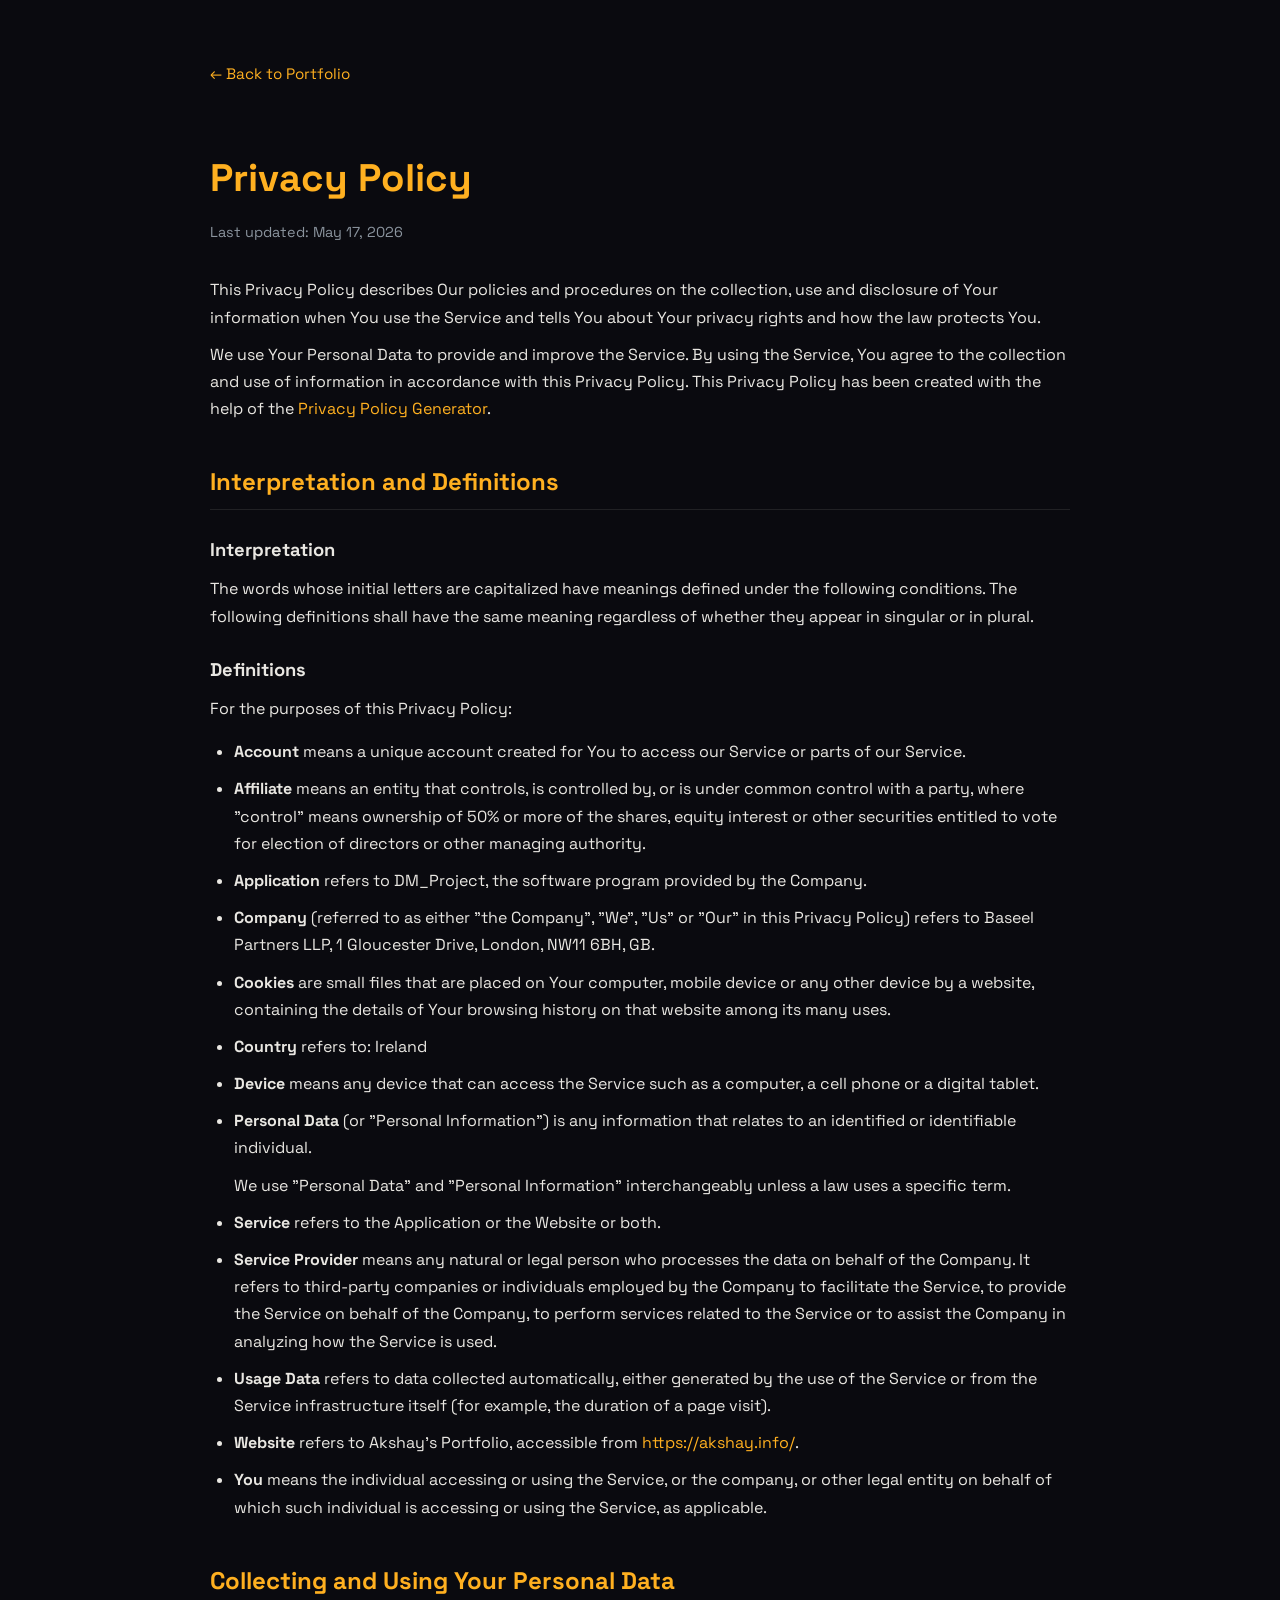
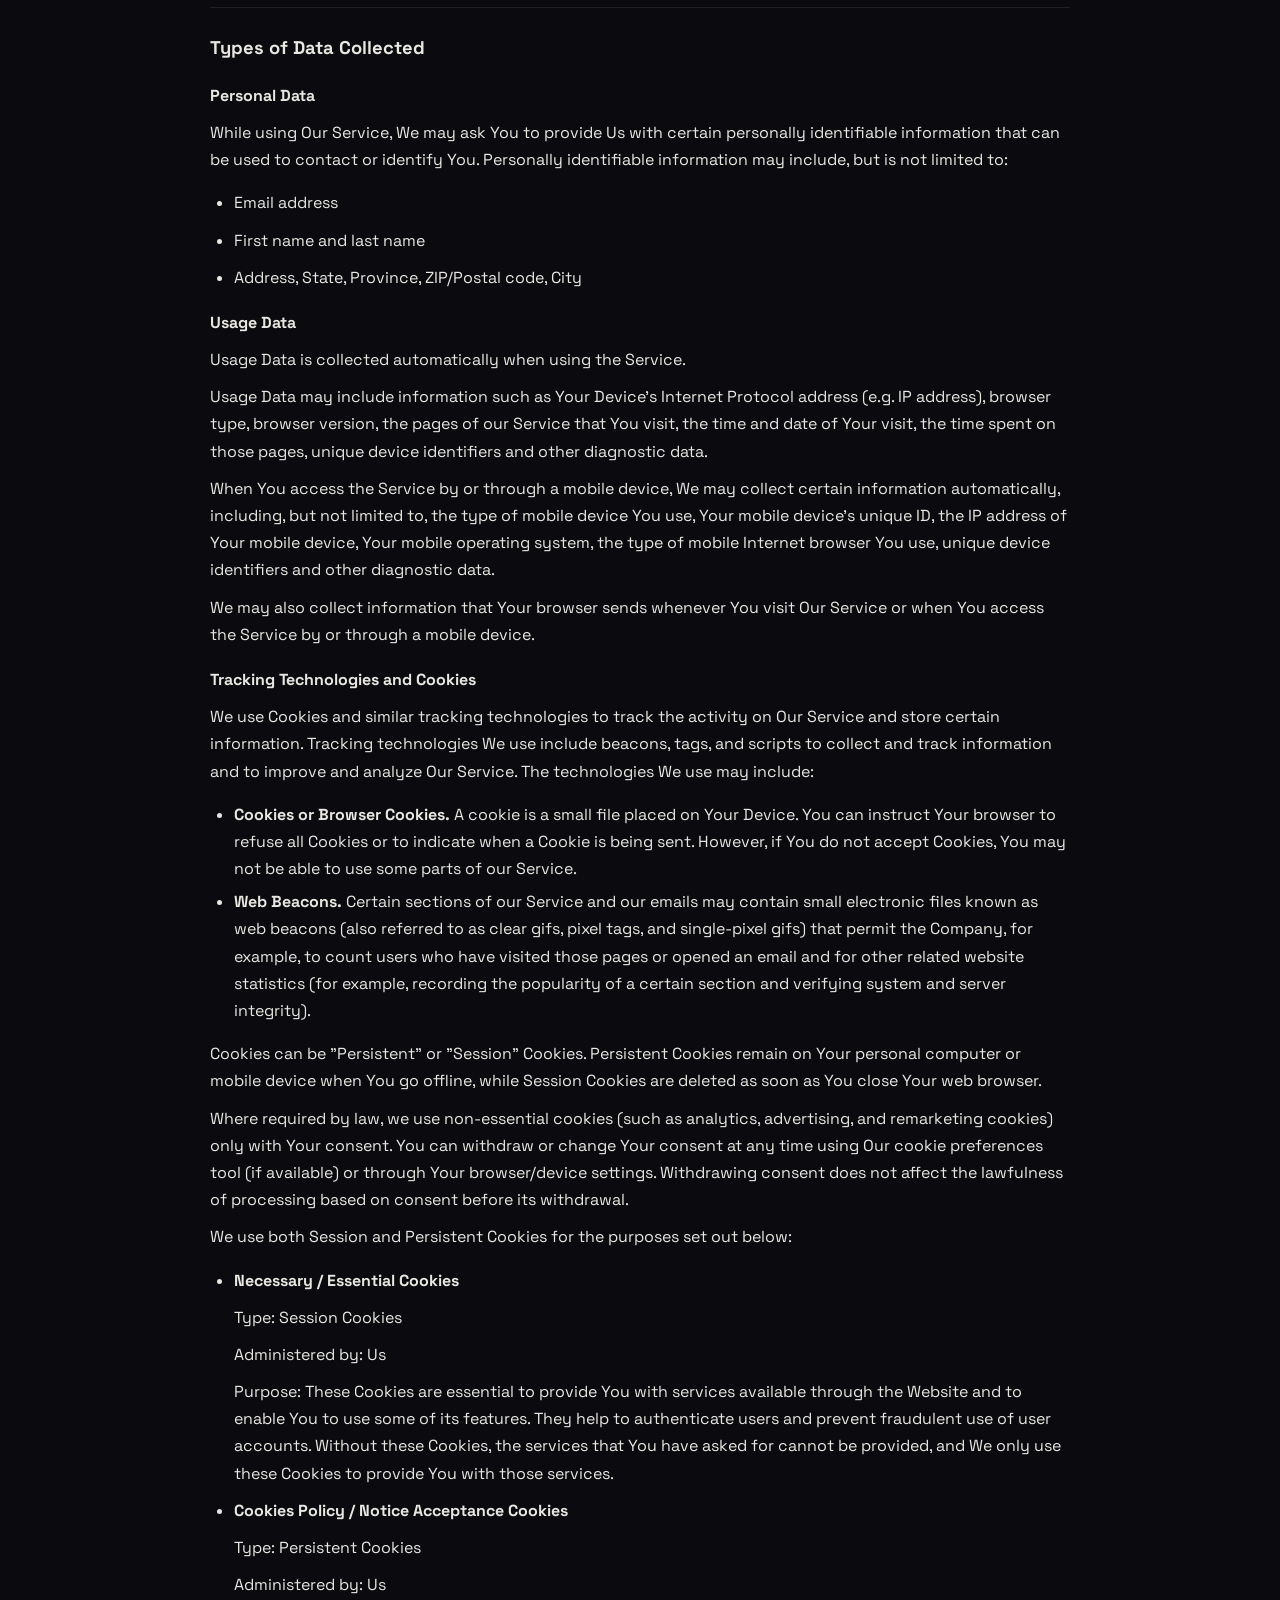
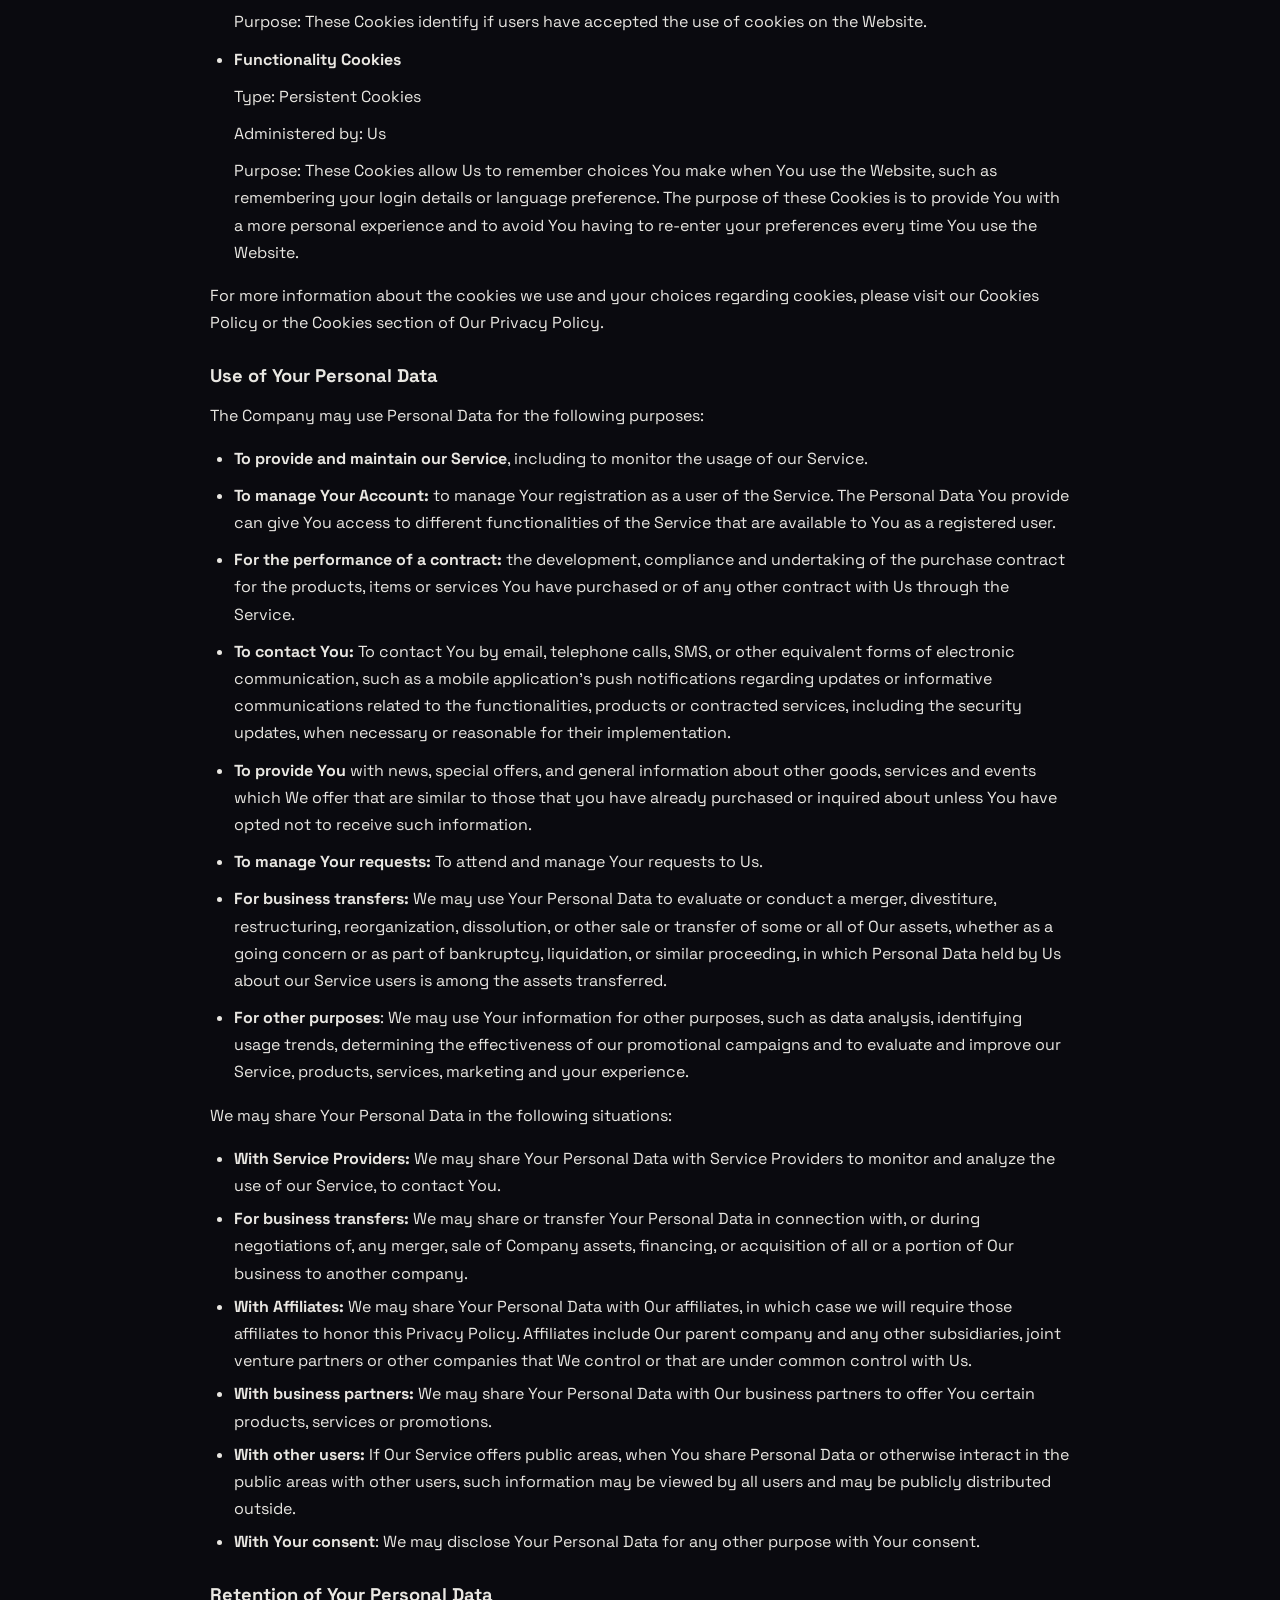
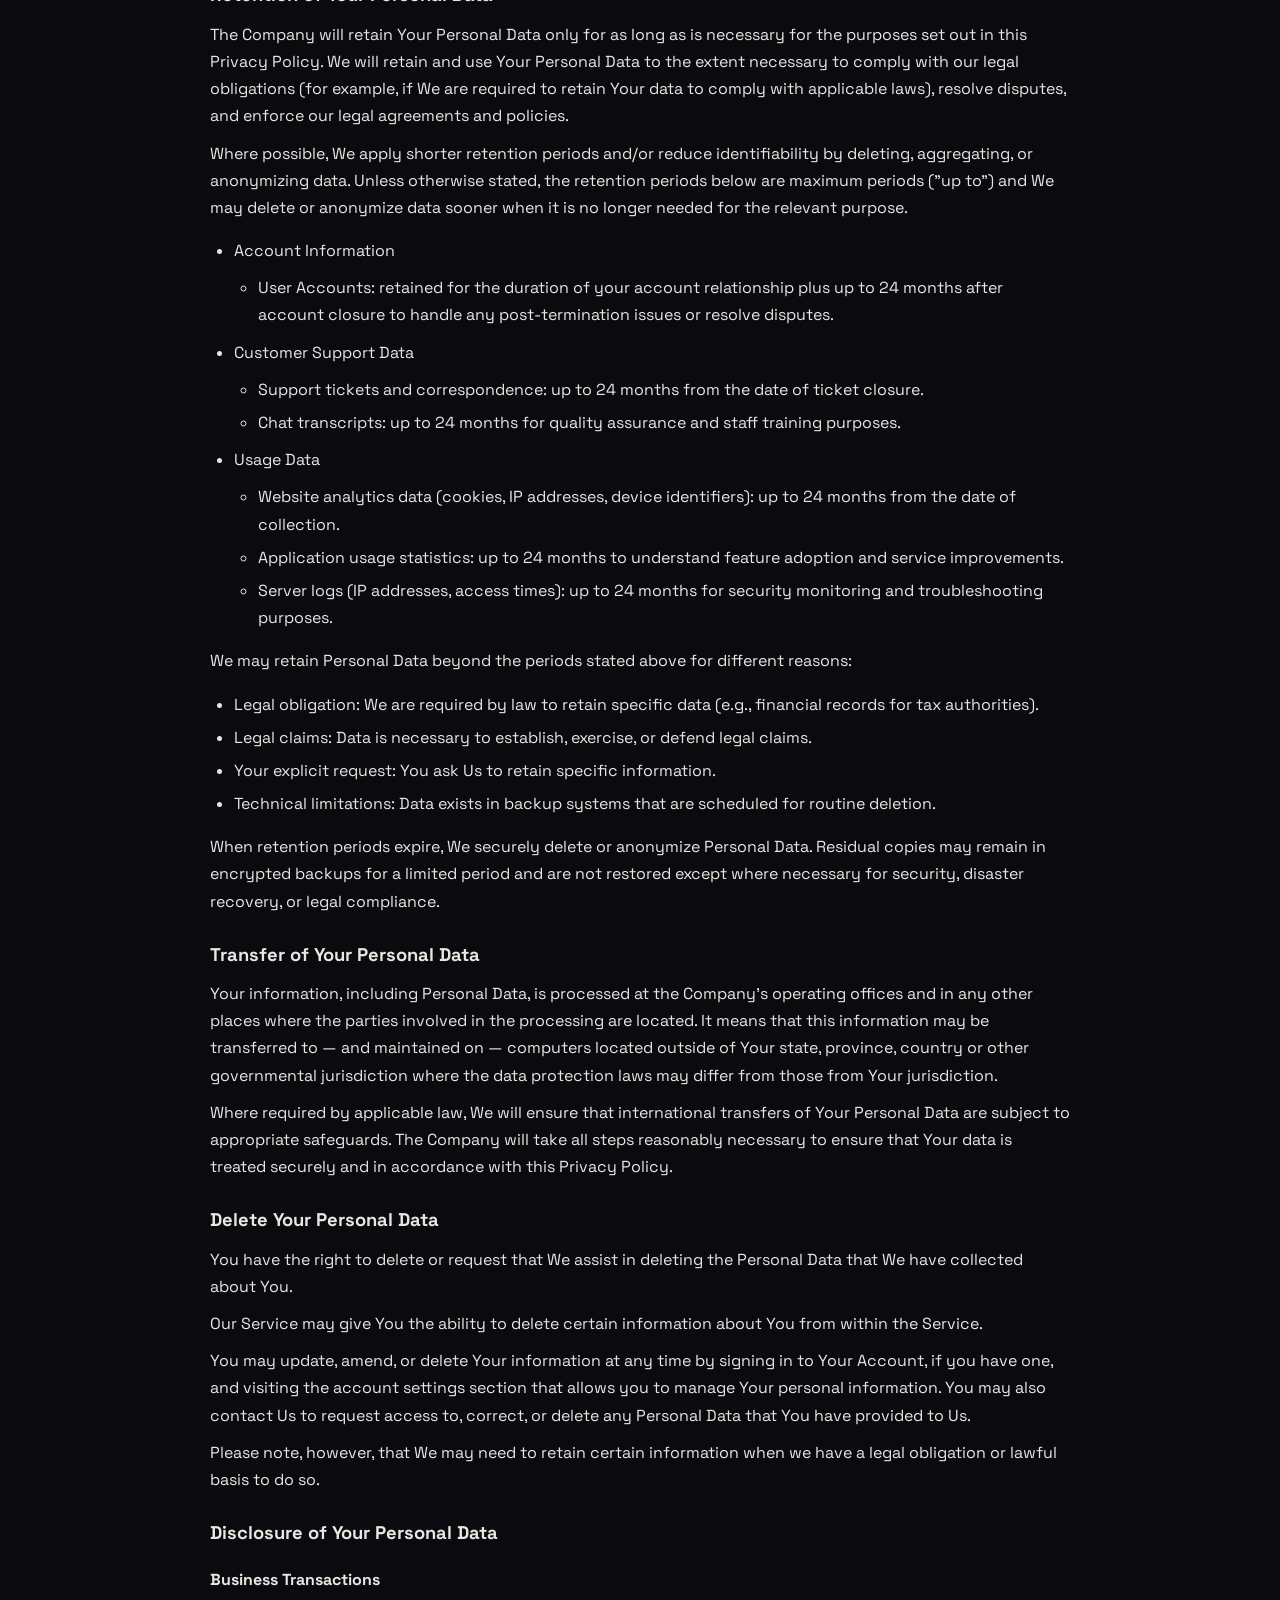
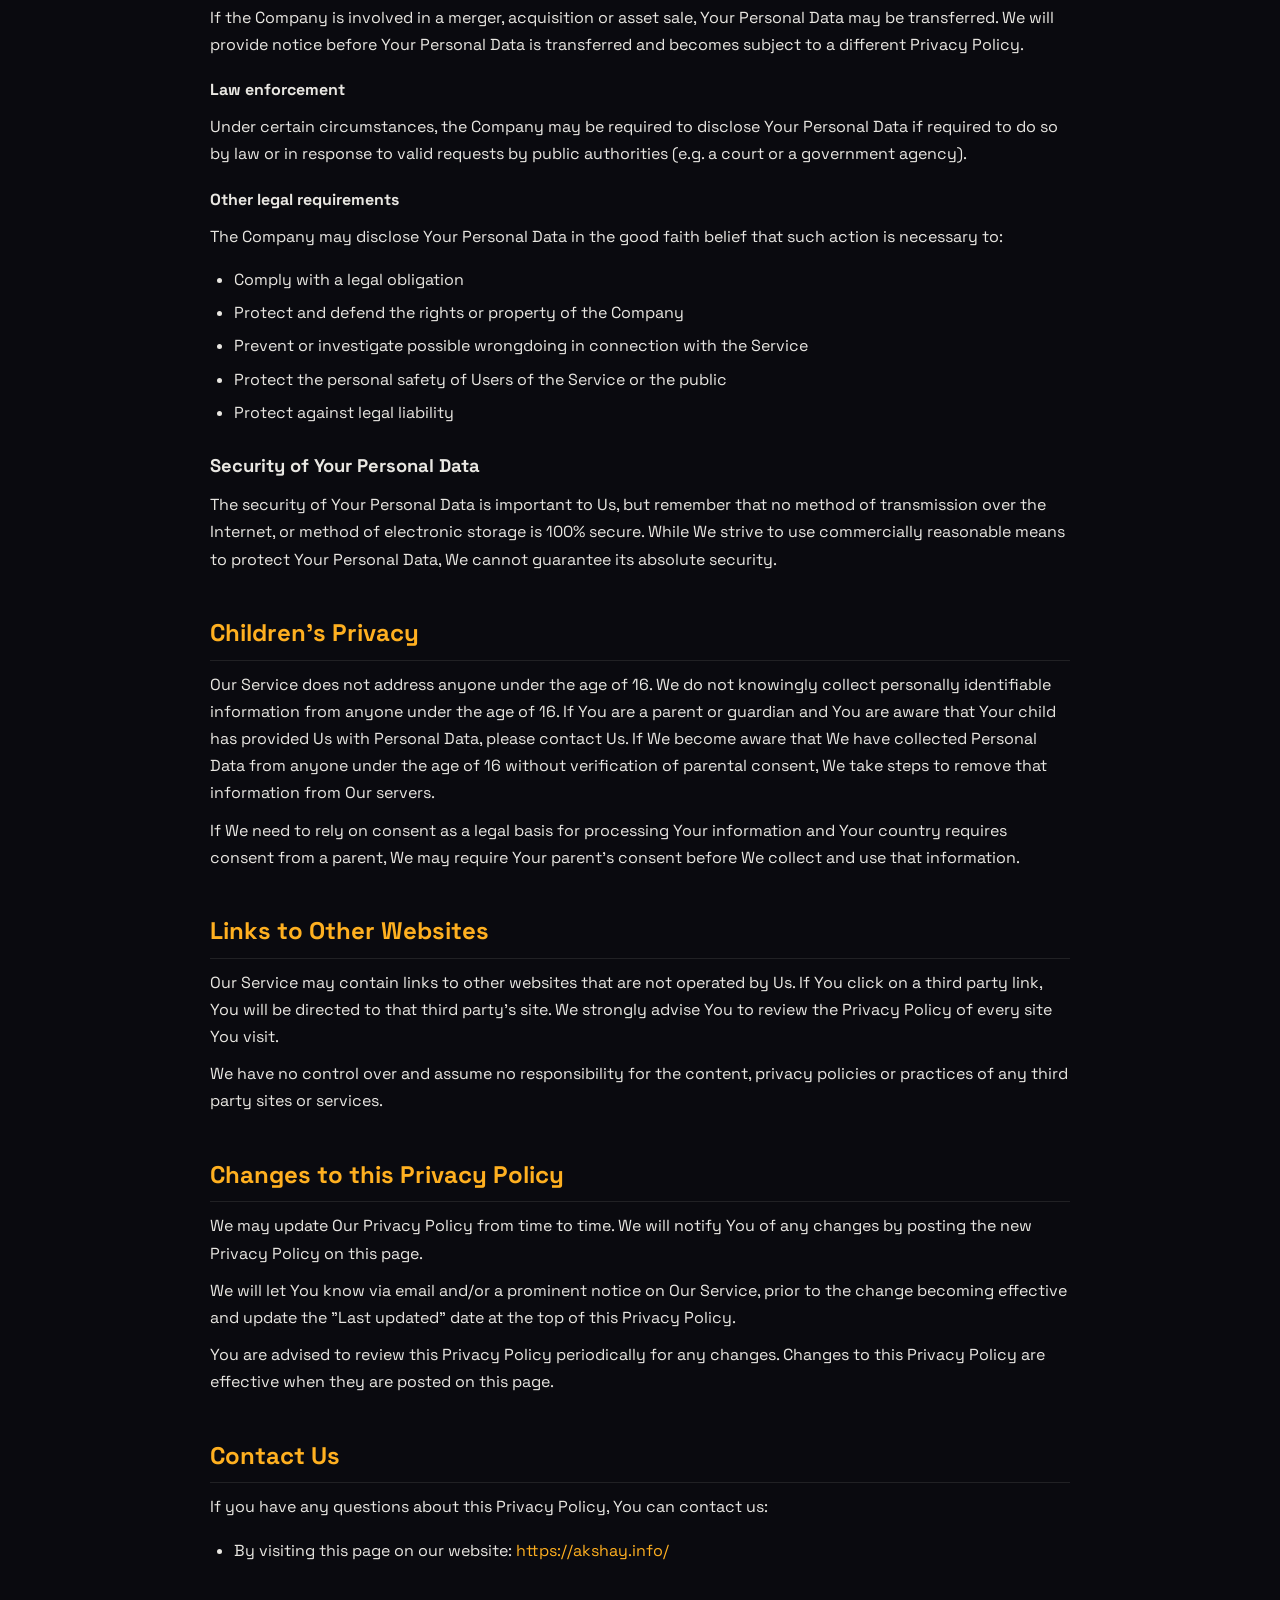
<file: privacy/index.html>
<!DOCTYPE html>
<html lang="en">

<head>
  <meta charset="UTF-8" />
  <meta http-equiv="X-UA-Compatible" content="IE=edge" />
  <meta name="viewport" content="width=device-width, initial-scale=1.0" />
  <title>Privacy Policy – Akshay's Portfolio</title>
  <link rel="icon" href="../favicon.svg" type="image/svg+xml" />
  <link rel="preconnect" href="https://fonts.googleapis.com">
  <link rel="preconnect" href="https://fonts.gstatic.com" crossorigin>
  <link href="https://fonts.googleapis.com/css2?family=JetBrains+Mono:wght@400;500&family=Space+Grotesk:wght@400;500;600;700&display=swap" rel="stylesheet">
  <style>
    body {
      background-color: #0a0a0f;
      color: #e9e7e2;
      font-family: 'Space Grotesk', system-ui, sans-serif;
      line-height: 1.7;
      padding: 0;
      margin: 0;
    }
    .container {
      max-width: 860px;
      margin: 0 auto;
      padding: 60px 24px 80px;
    }
    h1 {
      font-size: 2.4rem;
      color: #ffb020;
      margin-bottom: 4px;
    }
    h2 {
      font-size: 1.5rem;
      color: #ffb020;
      margin-top: 40px;
      margin-bottom: 10px;
      border-bottom: 1px solid rgba(233,231,226,0.1);
      padding-bottom: 6px;
    }
    h3 {
      font-size: 1.15rem;
      color: #e9e7e2;
      margin-top: 24px;
      margin-bottom: 8px;
    }
    h4 {
      font-size: 1rem;
      color: #e9e7e2;
      margin-top: 18px;
      margin-bottom: 6px;
    }
    p {
      margin: 10px 0;
    }
    ul {
      padding-left: 24px;
    }
    li {
      margin: 6px 0;
    }
    a {
      color: #ffb020;
      text-decoration: none;
    }
    a:hover {
      text-decoration: underline;
    }
    .last-updated {
      color: #8b949e;
      font-size: 0.9rem;
      margin-bottom: 32px;
    }
    .back-link {
      display: inline-block;
      margin-bottom: 32px;
      color: #ffb020;
      font-size: 0.95rem;
    }
    .back-link:hover {
      text-decoration: underline;
    }
  </style>
</head>

<body>
  <div class="container">
    <a href="../" class="back-link">← Back to Portfolio</a>

    <h1>Privacy Policy</h1>
    <p class="last-updated">Last updated: May 17, 2026</p>

    <p>This Privacy Policy describes Our policies and procedures on the collection, use and disclosure of Your information when You use the Service and tells You about Your privacy rights and how the law protects You.</p>
    <p>We use Your Personal Data to provide and improve the Service. By using the Service, You agree to the collection and use of information in accordance with this Privacy Policy. This Privacy Policy has been created with the help of the <a href="https://www.termsfeed.com/privacy-policy-generator/" target="_blank" rel="noopener noreferrer">Privacy Policy Generator</a>.</p>

    <h2>Interpretation and Definitions</h2>
    <h3>Interpretation</h3>
    <p>The words whose initial letters are capitalized have meanings defined under the following conditions. The following definitions shall have the same meaning regardless of whether they appear in singular or in plural.</p>

    <h3>Definitions</h3>
    <p>For the purposes of this Privacy Policy:</p>
    <ul>
      <li><p><strong>Account</strong> means a unique account created for You to access our Service or parts of our Service.</p></li>
      <li><p><strong>Affiliate</strong> means an entity that controls, is controlled by, or is under common control with a party, where &quot;control&quot; means ownership of 50% or more of the shares, equity interest or other securities entitled to vote for election of directors or other managing authority.</p></li>
      <li><p><strong>Application</strong> refers to DM_Project, the software program provided by the Company.</p></li>
      <li><p><strong>Company</strong> (referred to as either &quot;the Company&quot;, &quot;We&quot;, &quot;Us&quot; or &quot;Our&quot; in this Privacy Policy) refers to Baseel Partners LLP, 1 Gloucester Drive, London, NW11 6BH, GB.</p></li>
      <li><p><strong>Cookies</strong> are small files that are placed on Your computer, mobile device or any other device by a website, containing the details of Your browsing history on that website among its many uses.</p></li>
      <li><p><strong>Country</strong> refers to: Ireland</p></li>
      <li><p><strong>Device</strong> means any device that can access the Service such as a computer, a cell phone or a digital tablet.</p></li>
      <li>
        <p><strong>Personal Data</strong> (or &quot;Personal Information&quot;) is any information that relates to an identified or identifiable individual.</p>
        <p>We use &quot;Personal Data&quot; and &quot;Personal Information&quot; interchangeably unless a law uses a specific term.</p>
      </li>
      <li><p><strong>Service</strong> refers to the Application or the Website or both.</p></li>
      <li><p><strong>Service Provider</strong> means any natural or legal person who processes the data on behalf of the Company. It refers to third-party companies or individuals employed by the Company to facilitate the Service, to provide the Service on behalf of the Company, to perform services related to the Service or to assist the Company in analyzing how the Service is used.</p></li>
      <li><p><strong>Usage Data</strong> refers to data collected automatically, either generated by the use of the Service or from the Service infrastructure itself (for example, the duration of a page visit).</p></li>
      <li><p><strong>Website</strong> refers to Akshay's Portfolio, accessible from <a href="https://akshay.info/" rel="external nofollow noopener" target="_blank">https://akshay.info/</a>.</p></li>
      <li><p><strong>You</strong> means the individual accessing or using the Service, or the company, or other legal entity on behalf of which such individual is accessing or using the Service, as applicable.</p></li>
    </ul>

    <h2>Collecting and Using Your Personal Data</h2>
    <h3>Types of Data Collected</h3>
    <h4>Personal Data</h4>
    <p>While using Our Service, We may ask You to provide Us with certain personally identifiable information that can be used to contact or identify You. Personally identifiable information may include, but is not limited to:</p>
    <ul>
      <li><p>Email address</p></li>
      <li><p>First name and last name</p></li>
      <li><p>Address, State, Province, ZIP/Postal code, City</p></li>
    </ul>

    <h4>Usage Data</h4>
    <p>Usage Data is collected automatically when using the Service.</p>
    <p>Usage Data may include information such as Your Device's Internet Protocol address (e.g. IP address), browser type, browser version, the pages of our Service that You visit, the time and date of Your visit, the time spent on those pages, unique device identifiers and other diagnostic data.</p>
    <p>When You access the Service by or through a mobile device, We may collect certain information automatically, including, but not limited to, the type of mobile device You use, Your mobile device's unique ID, the IP address of Your mobile device, Your mobile operating system, the type of mobile Internet browser You use, unique device identifiers and other diagnostic data.</p>
    <p>We may also collect information that Your browser sends whenever You visit Our Service or when You access the Service by or through a mobile device.</p>

    <h4>Tracking Technologies and Cookies</h4>
    <p>We use Cookies and similar tracking technologies to track the activity on Our Service and store certain information. Tracking technologies We use include beacons, tags, and scripts to collect and track information and to improve and analyze Our Service. The technologies We use may include:</p>
    <ul>
      <li><strong>Cookies or Browser Cookies.</strong> A cookie is a small file placed on Your Device. You can instruct Your browser to refuse all Cookies or to indicate when a Cookie is being sent. However, if You do not accept Cookies, You may not be able to use some parts of our Service.</li>
      <li><strong>Web Beacons.</strong> Certain sections of our Service and our emails may contain small electronic files known as web beacons (also referred to as clear gifs, pixel tags, and single-pixel gifs) that permit the Company, for example, to count users who have visited those pages or opened an email and for other related website statistics (for example, recording the popularity of a certain section and verifying system and server integrity).</li>
    </ul>
    <p>Cookies can be &quot;Persistent&quot; or &quot;Session&quot; Cookies. Persistent Cookies remain on Your personal computer or mobile device when You go offline, while Session Cookies are deleted as soon as You close Your web browser.</p>
    <p>Where required by law, we use non-essential cookies (such as analytics, advertising, and remarketing cookies) only with Your consent. You can withdraw or change Your consent at any time using Our cookie preferences tool (if available) or through Your browser/device settings. Withdrawing consent does not affect the lawfulness of processing based on consent before its withdrawal.</p>
    <p>We use both Session and Persistent Cookies for the purposes set out below:</p>
    <ul>
      <li>
        <p><strong>Necessary / Essential Cookies</strong></p>
        <p>Type: Session Cookies</p>
        <p>Administered by: Us</p>
        <p>Purpose: These Cookies are essential to provide You with services available through the Website and to enable You to use some of its features. They help to authenticate users and prevent fraudulent use of user accounts. Without these Cookies, the services that You have asked for cannot be provided, and We only use these Cookies to provide You with those services.</p>
      </li>
      <li>
        <p><strong>Cookies Policy / Notice Acceptance Cookies</strong></p>
        <p>Type: Persistent Cookies</p>
        <p>Administered by: Us</p>
        <p>Purpose: These Cookies identify if users have accepted the use of cookies on the Website.</p>
      </li>
      <li>
        <p><strong>Functionality Cookies</strong></p>
        <p>Type: Persistent Cookies</p>
        <p>Administered by: Us</p>
        <p>Purpose: These Cookies allow Us to remember choices You make when You use the Website, such as remembering your login details or language preference. The purpose of these Cookies is to provide You with a more personal experience and to avoid You having to re-enter your preferences every time You use the Website.</p>
      </li>
    </ul>
    <p>For more information about the cookies we use and your choices regarding cookies, please visit our Cookies Policy or the Cookies section of Our Privacy Policy.</p>

    <h3>Use of Your Personal Data</h3>
    <p>The Company may use Personal Data for the following purposes:</p>
    <ul>
      <li><p><strong>To provide and maintain our Service</strong>, including to monitor the usage of our Service.</p></li>
      <li><p><strong>To manage Your Account:</strong> to manage Your registration as a user of the Service. The Personal Data You provide can give You access to different functionalities of the Service that are available to You as a registered user.</p></li>
      <li><p><strong>For the performance of a contract:</strong> the development, compliance and undertaking of the purchase contract for the products, items or services You have purchased or of any other contract with Us through the Service.</p></li>
      <li><p><strong>To contact You:</strong> To contact You by email, telephone calls, SMS, or other equivalent forms of electronic communication, such as a mobile application's push notifications regarding updates or informative communications related to the functionalities, products or contracted services, including the security updates, when necessary or reasonable for their implementation.</p></li>
      <li><p><strong>To provide You</strong> with news, special offers, and general information about other goods, services and events which We offer that are similar to those that you have already purchased or inquired about unless You have opted not to receive such information.</p></li>
      <li><p><strong>To manage Your requests:</strong> To attend and manage Your requests to Us.</p></li>
      <li><p><strong>For business transfers:</strong> We may use Your Personal Data to evaluate or conduct a merger, divestiture, restructuring, reorganization, dissolution, or other sale or transfer of some or all of Our assets, whether as a going concern or as part of bankruptcy, liquidation, or similar proceeding, in which Personal Data held by Us about our Service users is among the assets transferred.</p></li>
      <li><p><strong>For other purposes</strong>: We may use Your information for other purposes, such as data analysis, identifying usage trends, determining the effectiveness of our promotional campaigns and to evaluate and improve our Service, products, services, marketing and your experience.</p></li>
    </ul>
    <p>We may share Your Personal Data in the following situations:</p>
    <ul>
      <li><strong>With Service Providers:</strong> We may share Your Personal Data with Service Providers to monitor and analyze the use of our Service, to contact You.</li>
      <li><strong>For business transfers:</strong> We may share or transfer Your Personal Data in connection with, or during negotiations of, any merger, sale of Company assets, financing, or acquisition of all or a portion of Our business to another company.</li>
      <li><strong>With Affiliates:</strong> We may share Your Personal Data with Our affiliates, in which case we will require those affiliates to honor this Privacy Policy. Affiliates include Our parent company and any other subsidiaries, joint venture partners or other companies that We control or that are under common control with Us.</li>
      <li><strong>With business partners:</strong> We may share Your Personal Data with Our business partners to offer You certain products, services or promotions.</li>
      <li><strong>With other users:</strong> If Our Service offers public areas, when You share Personal Data or otherwise interact in the public areas with other users, such information may be viewed by all users and may be publicly distributed outside.</li>
      <li><strong>With Your consent</strong>: We may disclose Your Personal Data for any other purpose with Your consent.</li>
    </ul>

    <h3>Retention of Your Personal Data</h3>
    <p>The Company will retain Your Personal Data only for as long as is necessary for the purposes set out in this Privacy Policy. We will retain and use Your Personal Data to the extent necessary to comply with our legal obligations (for example, if We are required to retain Your data to comply with applicable laws), resolve disputes, and enforce our legal agreements and policies.</p>
    <p>Where possible, We apply shorter retention periods and/or reduce identifiability by deleting, aggregating, or anonymizing data. Unless otherwise stated, the retention periods below are maximum periods (&quot;up to&quot;) and We may delete or anonymize data sooner when it is no longer needed for the relevant purpose.</p>
    <ul>
      <li>
        <p>Account Information</p>
        <ul>
          <li>User Accounts: retained for the duration of your account relationship plus up to 24 months after account closure to handle any post-termination issues or resolve disputes.</li>
        </ul>
      </li>
      <li>
        <p>Customer Support Data</p>
        <ul>
          <li>Support tickets and correspondence: up to 24 months from the date of ticket closure.</li>
          <li>Chat transcripts: up to 24 months for quality assurance and staff training purposes.</li>
        </ul>
      </li>
      <li>
        <p>Usage Data</p>
        <ul>
          <li>Website analytics data (cookies, IP addresses, device identifiers): up to 24 months from the date of collection.</li>
          <li>Application usage statistics: up to 24 months to understand feature adoption and service improvements.</li>
          <li>Server logs (IP addresses, access times): up to 24 months for security monitoring and troubleshooting purposes.</li>
        </ul>
      </li>
    </ul>
    <p>We may retain Personal Data beyond the periods stated above for different reasons:</p>
    <ul>
      <li>Legal obligation: We are required by law to retain specific data (e.g., financial records for tax authorities).</li>
      <li>Legal claims: Data is necessary to establish, exercise, or defend legal claims.</li>
      <li>Your explicit request: You ask Us to retain specific information.</li>
      <li>Technical limitations: Data exists in backup systems that are scheduled for routine deletion.</li>
    </ul>
    <p>When retention periods expire, We securely delete or anonymize Personal Data. Residual copies may remain in encrypted backups for a limited period and are not restored except where necessary for security, disaster recovery, or legal compliance.</p>

    <h3>Transfer of Your Personal Data</h3>
    <p>Your information, including Personal Data, is processed at the Company's operating offices and in any other places where the parties involved in the processing are located. It means that this information may be transferred to — and maintained on — computers located outside of Your state, province, country or other governmental jurisdiction where the data protection laws may differ from those from Your jurisdiction.</p>
    <p>Where required by applicable law, We will ensure that international transfers of Your Personal Data are subject to appropriate safeguards. The Company will take all steps reasonably necessary to ensure that Your data is treated securely and in accordance with this Privacy Policy.</p>

    <h3>Delete Your Personal Data</h3>
    <p>You have the right to delete or request that We assist in deleting the Personal Data that We have collected about You.</p>
    <p>Our Service may give You the ability to delete certain information about You from within the Service.</p>
    <p>You may update, amend, or delete Your information at any time by signing in to Your Account, if you have one, and visiting the account settings section that allows you to manage Your personal information. You may also contact Us to request access to, correct, or delete any Personal Data that You have provided to Us.</p>
    <p>Please note, however, that We may need to retain certain information when we have a legal obligation or lawful basis to do so.</p>

    <h3>Disclosure of Your Personal Data</h3>
    <h4>Business Transactions</h4>
    <p>If the Company is involved in a merger, acquisition or asset sale, Your Personal Data may be transferred. We will provide notice before Your Personal Data is transferred and becomes subject to a different Privacy Policy.</p>

    <h4>Law enforcement</h4>
    <p>Under certain circumstances, the Company may be required to disclose Your Personal Data if required to do so by law or in response to valid requests by public authorities (e.g. a court or a government agency).</p>

    <h4>Other legal requirements</h4>
    <p>The Company may disclose Your Personal Data in the good faith belief that such action is necessary to:</p>
    <ul>
      <li>Comply with a legal obligation</li>
      <li>Protect and defend the rights or property of the Company</li>
      <li>Prevent or investigate possible wrongdoing in connection with the Service</li>
      <li>Protect the personal safety of Users of the Service or the public</li>
      <li>Protect against legal liability</li>
    </ul>

    <h3>Security of Your Personal Data</h3>
    <p>The security of Your Personal Data is important to Us, but remember that no method of transmission over the Internet, or method of electronic storage is 100% secure. While We strive to use commercially reasonable means to protect Your Personal Data, We cannot guarantee its absolute security.</p>

    <h2>Children's Privacy</h2>
    <p>Our Service does not address anyone under the age of 16. We do not knowingly collect personally identifiable information from anyone under the age of 16. If You are a parent or guardian and You are aware that Your child has provided Us with Personal Data, please contact Us. If We become aware that We have collected Personal Data from anyone under the age of 16 without verification of parental consent, We take steps to remove that information from Our servers.</p>
    <p>If We need to rely on consent as a legal basis for processing Your information and Your country requires consent from a parent, We may require Your parent's consent before We collect and use that information.</p>

    <h2>Links to Other Websites</h2>
    <p>Our Service may contain links to other websites that are not operated by Us. If You click on a third party link, You will be directed to that third party's site. We strongly advise You to review the Privacy Policy of every site You visit.</p>
    <p>We have no control over and assume no responsibility for the content, privacy policies or practices of any third party sites or services.</p>

    <h2>Changes to this Privacy Policy</h2>
    <p>We may update Our Privacy Policy from time to time. We will notify You of any changes by posting the new Privacy Policy on this page.</p>
    <p>We will let You know via email and/or a prominent notice on Our Service, prior to the change becoming effective and update the &quot;Last updated&quot; date at the top of this Privacy Policy.</p>
    <p>You are advised to review this Privacy Policy periodically for any changes. Changes to this Privacy Policy are effective when they are posted on this page.</p>

    <h2>Contact Us</h2>
    <p>If you have any questions about this Privacy Policy, You can contact us:</p>
    <ul>
      <li>By visiting this page on our website: <a href="https://akshay.info/" rel="external nofollow noopener" target="_blank">https://akshay.info/</a></li>
    </ul>
  </div>
</body>

</html>
</file>
